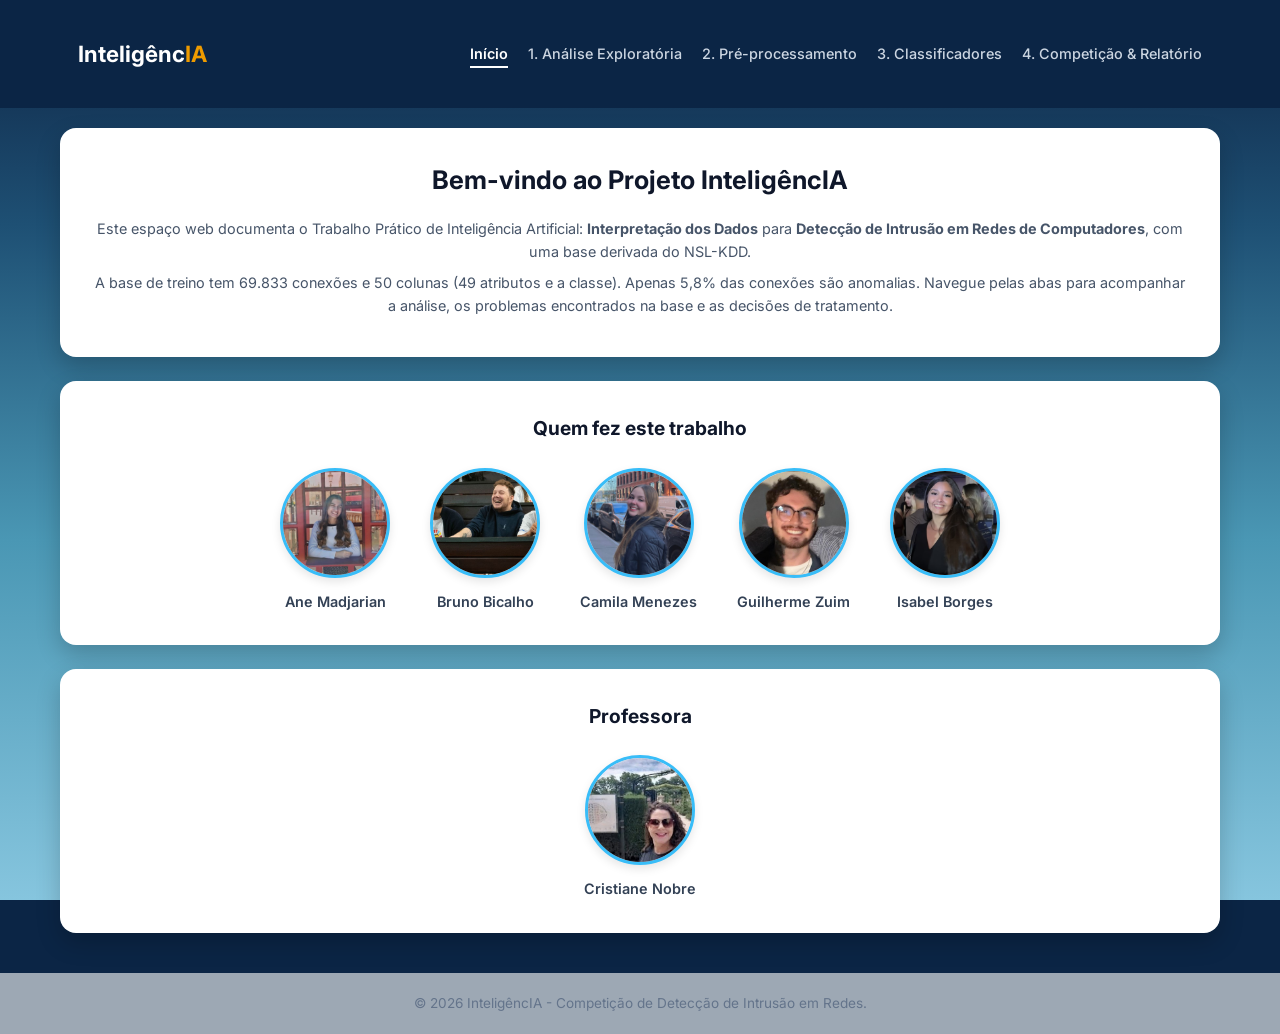
<file: index.html>
<!DOCTYPE html>
<html lang="pt-BR">
<head>
    <meta charset="UTF-8">
    <meta name="viewport" content="width=device-width, initial-scale=1.0">
    <title>InteligêncIA - Detecção de Intrusão em Redes</title>
    <link rel="stylesheet" href="style.css">
    <link href="https://fonts.googleapis.com/css2?family=Inter:wght@300;400;500;600;700&display=swap" rel="stylesheet">
    <style>
        body {
            font-family: 'Inter', sans-serif;
            background-color: #0b2545;
            color: #ffffff;
            margin: 0;
            padding: 0;
        }

        header {
            background-color: #0b2545;
            padding: 20px 40px;
        }

        .nav-container {
            display: flex;
            justify-content: space-between;
            align-items: center;
            max-width: 1200px;
            margin: 0 auto;
        }

        .logo {
            font-size: 1.4rem;
            font-weight: 700;
            color: #ffffff;
        }

        .logo span {
            color: #ee9b00;
        }

        nav ul {
            list-style: none;
            display: flex;
            gap: 20px;
            margin: 0;
            padding: 0;
        }

        nav ul li a {
            color: #cbd5e1;
            text-decoration: none;
            font-size: 0.9rem;
            font-weight: 500;
            padding-bottom: 4px;
            transition: color 0.2s ease;
        }

        nav ul li a:hover {
            color: #ffffff;
        }

        nav ul li a.active {
            color: #ffffff;
            border-bottom: 2px solid #ffffff;
            font-weight: 600;
        }

        main {
            max-width: 1200px;
            margin: 20px auto 40px;
            padding: 0 20px;
            display: flex;
            flex-direction: column;
            gap: 24px;
        }

        .card-box {
            background-color: #ffffff;
            color: #1e293b;
            border-radius: 16px;
            padding: 32px;
            box-shadow: 0 10px 25px rgba(0, 0, 0, 0.2);
            text-align: center;
        }

        .card-box h1 {
            font-size: 1.6rem;
            font-weight: 700;
            margin-top: 0;
            margin-bottom: 16px;
            color: #0f172a;
        }

        .card-box h2 {
            font-size: 1.2rem;
            font-weight: 700;
            margin-top: 0;
            margin-bottom: 24px;
            color: #0f172a;
        }

        .card-box p {
            font-size: 0.9rem;
            color: #475569;
            line-height: 1.6;
            margin: 8px 0;
        }

        /* Grade de Integrantes */
        .equipe-grade {
            display: flex;
            justify-content: center;
            align-items: center;
            gap: 40px;
            flex-wrap: wrap;
        }

        .pessoa {
            display: flex;
            flex-direction: column;
            align-items: center;
            margin: 0;
        }

        .foto {
            width: 110px;
            height: 110px;
            border-radius: 50%;
            overflow: hidden;
            margin-bottom: 12px;
            border: 3px solid #38bdf8;
            box-shadow: 0 4px 10px rgba(0,0,0,0.1);
        }

        .foto img {
            width: 100%;
            height: 100%;
            object-fit: cover;
        }

        figcaption {
            font-size: 0.9rem;
            font-weight: 600;
            color: #334155;
        }

        /* Botões de Acesso Rápido */
        .quick-nav {
            display: flex;
            justify-content: center;
            gap: 16px;
            margin-top: 24px;
        }

        .btn-link {
            display: inline-block;
            background-color: #2563eb;
            color: #ffffff;
            padding: 10px 20px;
            border-radius: 8px;
            text-decoration: none;
            font-weight: 600;
            font-size: 0.9rem;
            transition: background 0.2s ease;
        }

        .btn-link:hover {
            background-color: #1d4ed8;
        }

        .btn-link.secondary {
            background-color: #0ea5e9;
        }

        .btn-link.secondary:hover {
            background-color: #0284c7;
        }

        footer {
            text-align: center;
            padding: 20px;
            color: #64748b;
            font-size: 0.85rem;
        }
    </style>
</head>
<body>

    <header>
        <div class="nav-container">
            <div class="logo">
                Inteligênc<span>IA</span>
            </div>
            <nav>
                <ul>
                    <li><a href="index.html" class="active">Início</a></li>
                    <li><a href="etapa1.html">1. Análise Exploratória</a></li>
                    <li><a href="etapa2.html">2. Pré-processamento</a></li>
                    <li><a href="#">3. Classificadores</a></li>
                    <li><a href="#">4. Competição & Relatório</a></li>
                </ul>
            </nav>
        </div>
    </header>

    <main>
        <!-- Card 1: Boas-vindas -->
        <section class="card-box">
            <h1>Bem-vindo ao Projeto InteligêncIA</h1>
            <p>Este espaço web documenta o Trabalho Prático de Inteligência Artificial: <strong>Interpretação dos Dados</strong> para <strong>Detecção de Intrusão em Redes de Computadores</strong>, com uma base derivada do NSL-KDD.</p>
            <p>A base de treino tem 69.833 conexões e 50 colunas (49 atributos e a classe). Apenas 5,8% das conexões são anomalias. Navegue pelas abas para acompanhar a análise, os problemas encontrados na base e as decisões de tratamento.</p>
        
        </section>

        <!-- Card 2: Equipe -->
        <section class="card-box">
            <h2>Quem fez este trabalho</h2>
            <div class="equipe-grade">
                <figure class="pessoa">
                    <div class="foto"><img src="img/ane.jpeg" alt="Foto de Ane Madjarian"></div>
                    <figcaption>Ane Madjarian</figcaption>
                </figure>
                <figure class="pessoa">
                    <div class="foto"><img src="img/bruno.jpeg" alt="Foto de Bruno Bicalho"></div>
                    <figcaption>Bruno Bicalho</figcaption>
                </figure>
                <figure class="pessoa">
                    <div class="foto"><img src="img/camila.jpg" alt="Foto de Camila Menezes"></div>
                    <figcaption>Camila Menezes</figcaption>
                </figure>
                <figure class="pessoa">
                    <div class="foto"><img src="img/guilherme.jpeg" alt="Foto de Guilherme Zuim"></div>
                    <figcaption>Guilherme Zuim</figcaption>
                </figure>
                <figure class="pessoa">
                    <div class="foto"><img src="img/isabel.jpeg" alt="Foto de Isabel Borges"></div>
                    <figcaption>Isabel Borges</figcaption>
                </figure>
            </div>
        </section>

        <!-- Card 3: Professora -->
        <section class="card-box">
            <h2>Professora</h2>
            <div class="equipe-grade">
                <figure class="pessoa">
                    <div class="foto"><img src="img/cris.jpeg" alt="Foto da professora Cristiane Nobre"></div>
                    <figcaption>Cristiane Nobre</figcaption>
                </figure>
            </div>
        </section>
    </main>

    <footer>
        <p>&copy; 2026 InteligêncIA - Competição de Detecção de Intrusão em Redes.</p>
    </footer>

</body>
</html>
</file>
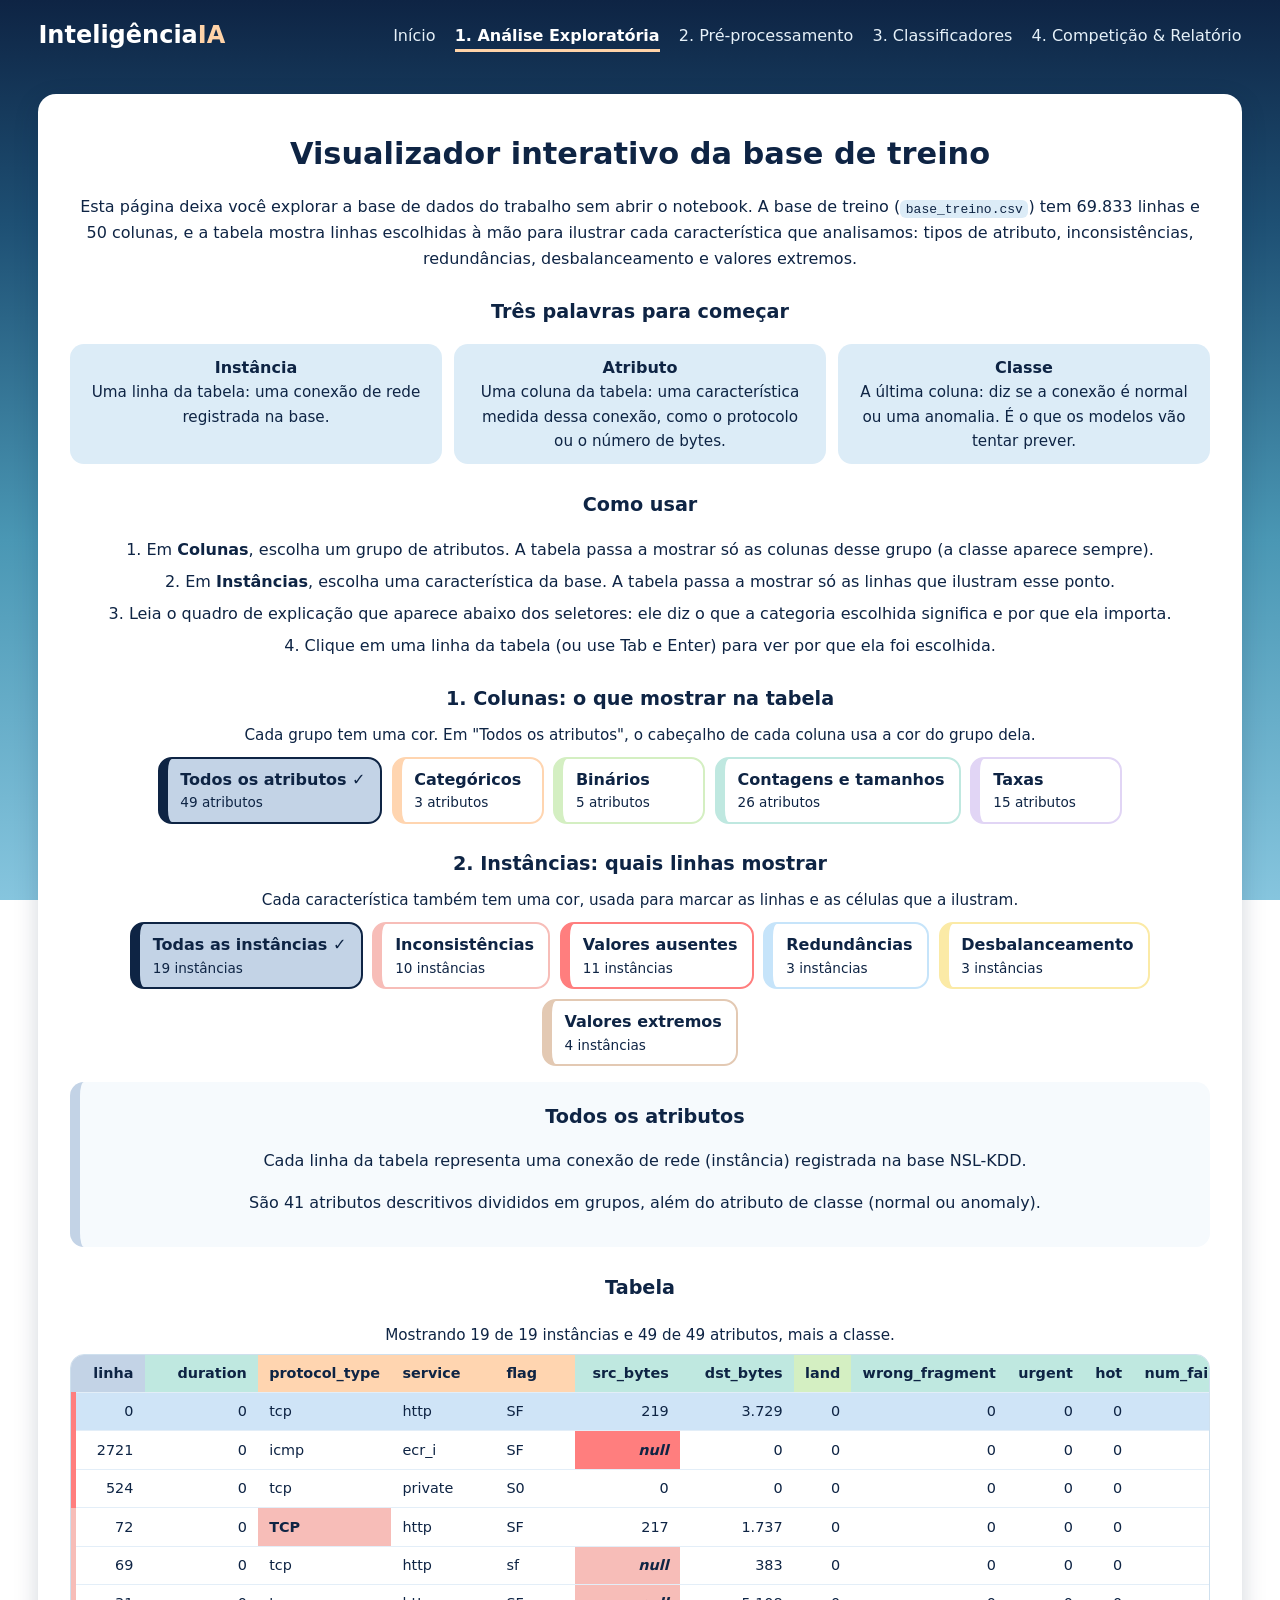
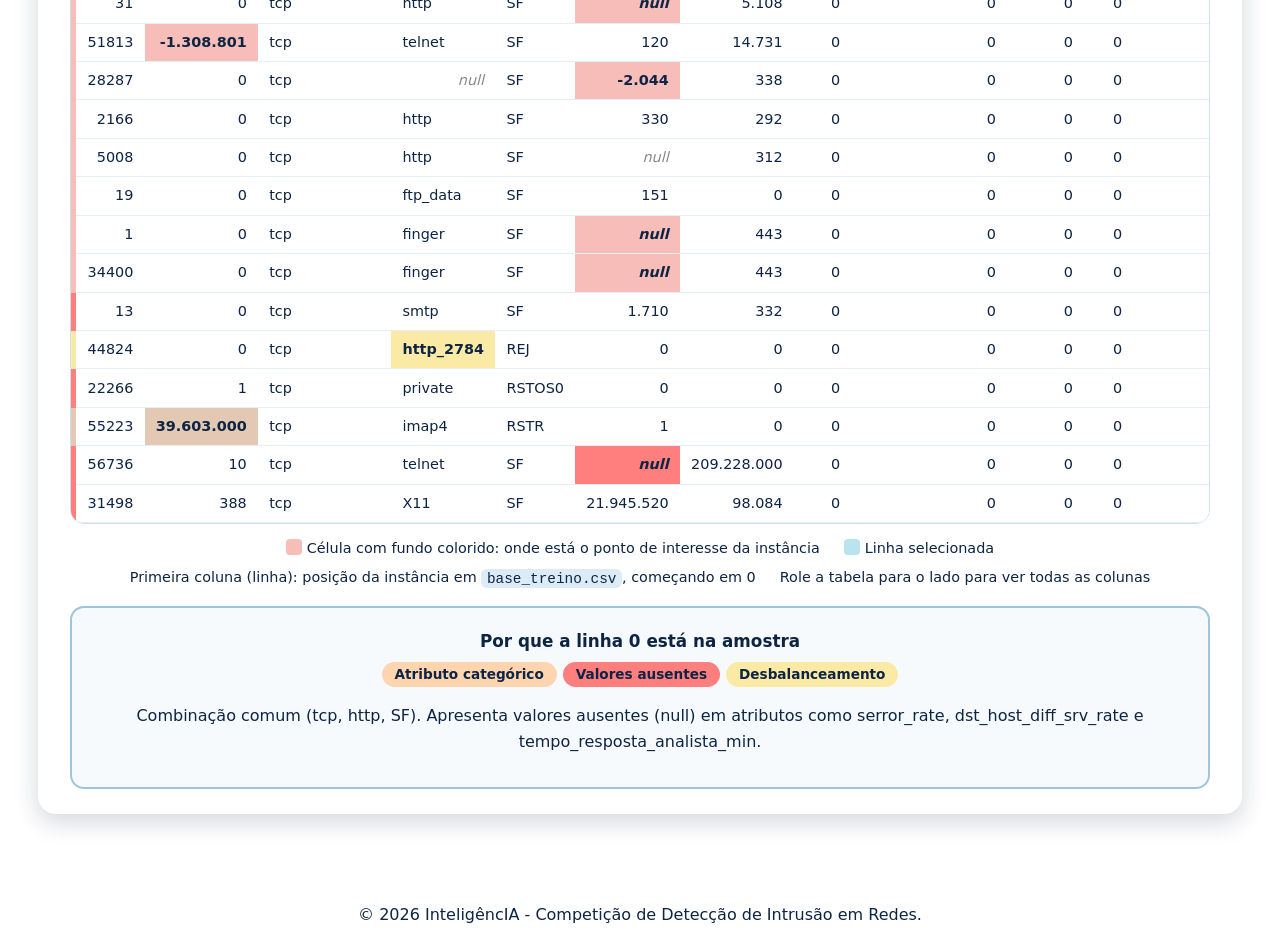
<file: etapa1.html>
<!DOCTYPE html>
<html lang="pt-BR">
<head>
    <meta charset="UTF-8">
    <meta name="viewport" content="width=device-width, initial-scale=1.0">
    <title>Etapa 1 - Visualizador da base | InteligêncIA</title>
    <link rel="stylesheet" href="style.css">
    <link rel="stylesheet" href="css/etapa1.css">
</head>
<body>

    <header>
        <div class="nav-container">
            <div class="logo">Inteligência<span>IA</span></div>
            <nav>
                <ul>
                    <li><a href="index.html#inicio">Início</a></li>
                    <li><a href="etapa1.html" class="active" aria-current="page">1. Análise Exploratória</a></li>
                    <li><a href="etapa2.html">2. Pré-processamento</a></li>
                    <li><a href="index.html#etapa3">3. Classificadores</a></li>
                    <li><a href="index.html#etapa4">4. Competição & Relatório</a></li>
                </ul>
            </nav>
        </div>
    </header>

    <main>
        <section class="card viz">
            <h1>Visualizador interativo da base de treino</h1>
            <p>Esta página deixa você explorar a base de dados do trabalho sem abrir o notebook. A base de treino (<code>base_treino.csv</code>) tem 69.833 linhas e 50 colunas, e a tabela mostra linhas escolhidas à mão para ilustrar cada característica que analisamos: tipos de atributo, inconsistências, redundâncias, desbalanceamento e valores extremos.</p>

            <h2>Três palavras para começar</h2>
            <dl class="viz-definicoes">
                <div><dt>Instância</dt><dd>Uma linha da tabela: uma conexão de rede registrada na base.</dd></div>
                <div><dt>Atributo</dt><dd>Uma coluna da tabela: uma característica medida dessa conexão, como o protocolo ou o número de bytes.</dd></div>
                <div><dt>Classe</dt><dd>A última coluna: diz se a conexão é normal ou uma anomalia. É o que os modelos vão tentar prever.</dd></div>
            </dl>

            <h2>Como usar</h2>
            <ol class="viz-passos">
                <li>Em <strong>Colunas</strong>, escolha um grupo de atributos. A tabela passa a mostrar só as colunas desse grupo (a classe aparece sempre).</li>
                <li>Em <strong>Instâncias</strong>, escolha uma característica da base. A tabela passa a mostrar só as linhas que ilustram esse ponto.</li>
                <li>Leia o quadro de explicação que aparece abaixo dos seletores: ele diz o que a categoria escolhida significa e por que ela importa.</li>
                <li>Clique em uma linha da tabela (ou use Tab e Enter) para ver por que ela foi escolhida.</li>
            </ol>

            <h2 id="titulo-seletor-colunas">1. Colunas: o que mostrar na tabela</h2>
            <p class="viz-ajuda">Cada grupo tem uma cor. Em "Todos os atributos", o cabeçalho de cada coluna usa a cor do grupo dela.</p>
            <div id="seletor-colunas" class="viz-grupo" role="radiogroup" aria-labelledby="titulo-seletor-colunas"></div>

            <h2 id="titulo-seletor-instancias">2. Instâncias: quais linhas mostrar</h2>
            <p class="viz-ajuda">Cada característica também tem uma cor, usada para marcar as linhas e as células que a ilustram.</p>
            <div id="seletor-instancias" class="viz-grupo" role="radiogroup" aria-labelledby="titulo-seletor-instancias"></div>

            <div id="viz-explicacao" class="viz-explicacao" aria-live="polite">
                <h2 id="viz-explicacao-titulo"></h2>
                <div id="viz-explicacao-texto"></div>
                <div id="viz-panorama" hidden></div>
            </div>

            <h2>Tabela</h2>
            <p id="viz-contagem" class="viz-contagem"></p>
            <div class="viz-tabela-rolavel" tabindex="0" role="region" aria-label="Tabela com as instâncias da amostra">
                <table id="viz-tabela"></table>
            </div>
            <ul class="viz-legenda">
                <li><span class="viz-amostra cor-inconsistencia"></span>Célula com fundo colorido: onde está o ponto de interesse da instância</li>
                <li><span class="viz-amostra" style="background:#b9e3ee"></span>Linha selecionada</li>
                <li>Primeira coluna (linha): posição da instância em <code>base_treino.csv</code>, começando em 0</li>
                <li>Role a tabela para o lado para ver todas as colunas</li>
            </ul>

            <div id="viz-motivo" class="viz-motivo" aria-live="polite"></div>
        </section>
    </main>

    <footer>
        <p>&copy; 2026 InteligêncIA - Competição de Detecção de Intrusão em Redes.</p>
    </footer>

    <script src="dados/amostra_instancias.js"></script>
    <script src="js/explicacoes.js"></script>
    <script src="js/etapa1.js"></script>
</body>
</html>
</file>
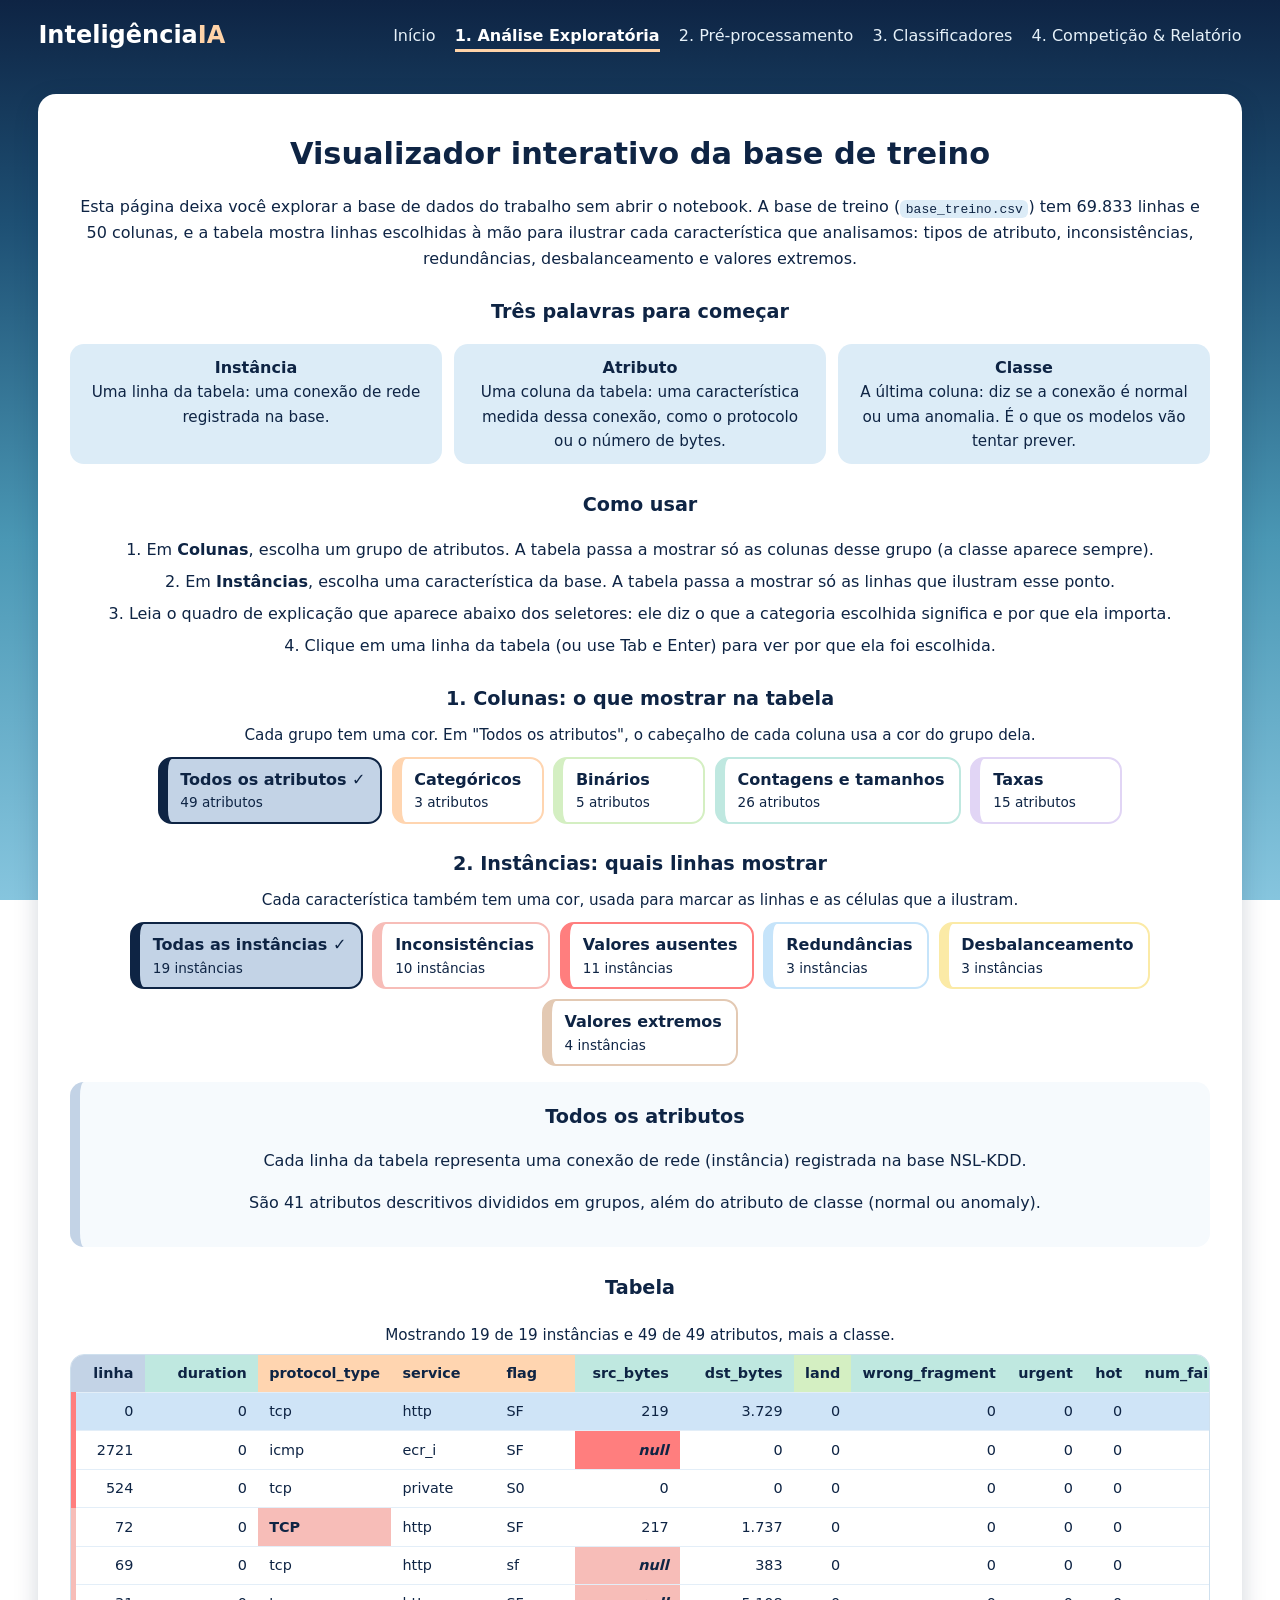
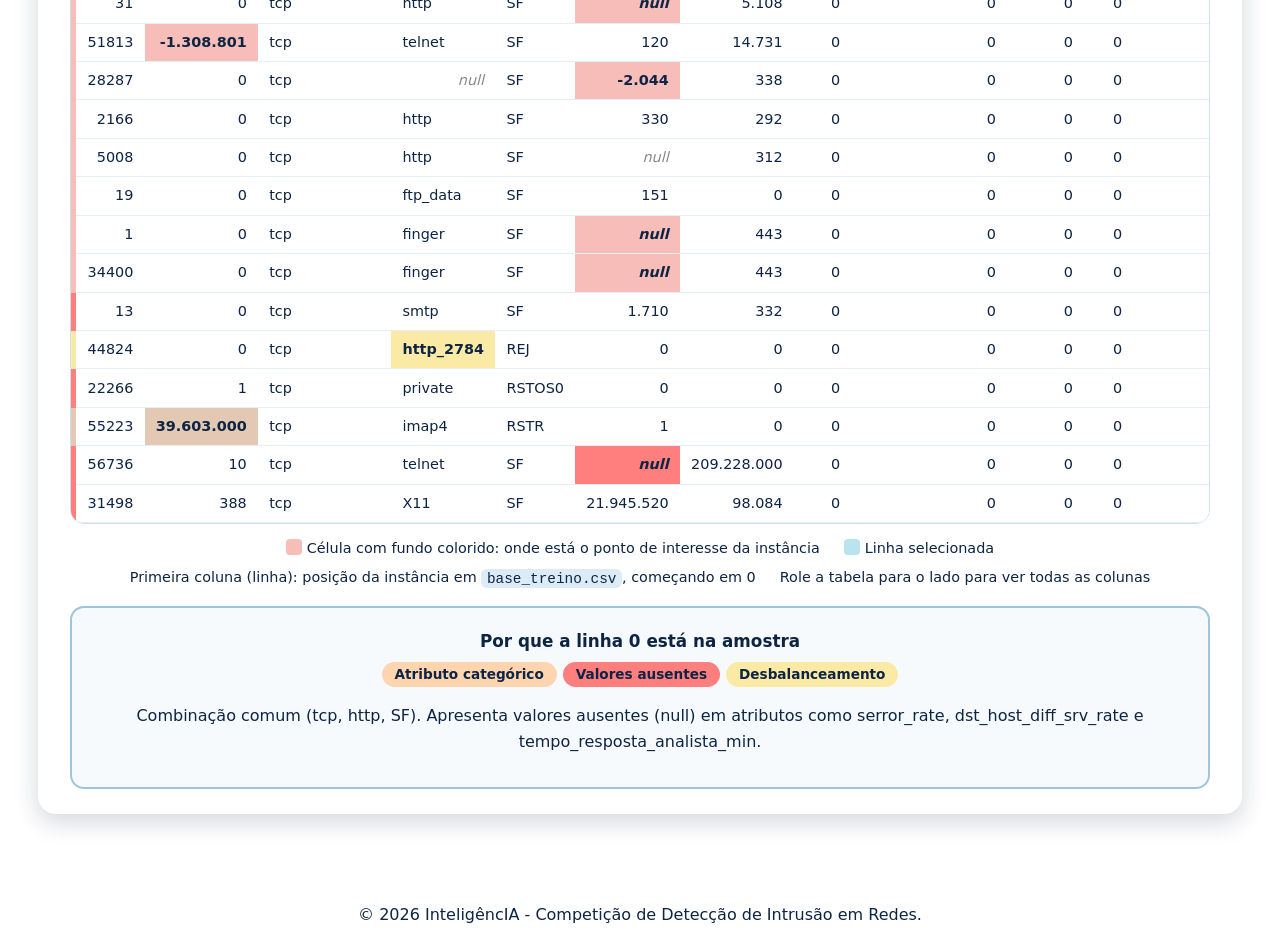
<file: codigo/etapa1.html>
<!DOCTYPE html>
<html lang="pt-BR">
<head>
    <meta charset="UTF-8">
    <meta name="viewport" content="width=device-width, initial-scale=1.0">
    <title>Etapa 1 - Visualizador da base | InteligêncIA</title>
    <link rel="stylesheet" href="style.css">
    <link rel="stylesheet" href="css/etapa1.css">
</head>
<body>

    <header>
        <div class="nav-container">
            <div class="logo">Inteligência<span>IA</span></div>
            <nav>
                <ul>
                    <li><a href="index.html#inicio">Início</a></li>
                    <li><a href="etapa1.html" class="active" aria-current="page">1. Análise Exploratória</a></li>
                    <li><a href="index.html#etapa2">2. Pré-processamento</a></li>
                    <li><a href="index.html#etapa3">3. Classificadores</a></li>
                    <li><a href="index.html#etapa4">4. Competição & Relatório</a></li>
                </ul>
            </nav>
        </div>
    </header>

    <main>
        <section class="card viz">
            <h1>Visualizador interativo da base de treino</h1>
            <p>Esta página deixa você explorar a base de dados do trabalho sem abrir o notebook. A base de treino (<code>base_treino.csv</code>) tem 69.833 linhas e 50 colunas, e a tabela mostra linhas escolhidas à mão para ilustrar cada característica que analisamos: tipos de atributo, inconsistências, redundâncias, desbalanceamento e valores extremos.</p>

            <h2>Três palavras para começar</h2>
            <dl class="viz-definicoes">
                <div><dt>Instância</dt><dd>Uma linha da tabela: uma conexão de rede registrada na base.</dd></div>
                <div><dt>Atributo</dt><dd>Uma coluna da tabela: uma característica medida dessa conexão, como o protocolo ou o número de bytes.</dd></div>
                <div><dt>Classe</dt><dd>A última coluna: diz se a conexão é normal ou uma anomalia. É o que os modelos vão tentar prever.</dd></div>
            </dl>

            <h2>Como usar</h2>
            <ol class="viz-passos">
                <li>Em <strong>Colunas</strong>, escolha um grupo de atributos. A tabela passa a mostrar só as colunas desse grupo (a classe aparece sempre).</li>
                <li>Em <strong>Instâncias</strong>, escolha uma característica da base. A tabela passa a mostrar só as linhas que ilustram esse ponto.</li>
                <li>Leia o quadro de explicação que aparece abaixo dos seletores: ele diz o que a categoria escolhida significa e por que ela importa.</li>
                <li>Clique em uma linha da tabela (ou use Tab e Enter) para ver por que ela foi escolhida.</li>
            </ol>

            <h2 id="titulo-seletor-colunas">1. Colunas: o que mostrar na tabela</h2>
            <p class="viz-ajuda">Cada grupo tem uma cor. Em "Todos os atributos", o cabeçalho de cada coluna usa a cor do grupo dela.</p>
            <div id="seletor-colunas" class="viz-grupo" role="radiogroup" aria-labelledby="titulo-seletor-colunas"></div>

            <h2 id="titulo-seletor-instancias">2. Instâncias: quais linhas mostrar</h2>
            <p class="viz-ajuda">Cada característica também tem uma cor, usada para marcar as linhas e as células que a ilustram.</p>
            <div id="seletor-instancias" class="viz-grupo" role="radiogroup" aria-labelledby="titulo-seletor-instancias"></div>

            <div id="viz-explicacao" class="viz-explicacao" aria-live="polite">
                <h2 id="viz-explicacao-titulo"></h2>
                <div id="viz-explicacao-texto"></div>
                <div id="viz-panorama" hidden></div>
            </div>

            <h2>Tabela</h2>
            <p id="viz-contagem" class="viz-contagem"></p>
            <div class="viz-tabela-rolavel" tabindex="0" role="region" aria-label="Tabela com as instâncias da amostra">
                <table id="viz-tabela"></table>
            </div>
            <ul class="viz-legenda">
                <li><span class="viz-amostra cor-inconsistencia"></span>Célula com fundo colorido: onde está o ponto de interesse da instância</li>
                <li><span class="viz-amostra" style="background:#b9e3ee"></span>Linha selecionada</li>
                <li>Primeira coluna (linha): posição da instância em <code>base_treino.csv</code>, começando em 0</li>
                <li>Role a tabela para o lado para ver todas as colunas</li>
            </ul>

            <div id="viz-motivo" class="viz-motivo" aria-live="polite"></div>
        </section>
    </main>

    <footer>
        <p>&copy; 2026 InteligêncIA - Competição de Detecção de Intrusão em Redes.</p>
    </footer>

    <script src="dados/amostra_instancias.js"></script>
    <script src="js/explicacoes.js"></script>
    <script src="js/etapa1.js"></script>
</body>
</html>
</file>
<file: style.css>
/* Estilo geral do site InteligêncIA: fundo em degradê azul, cartões brancos arredondados e detalhes em tons pastel */
:root {
    --marinho: #0e2444;
    --azul-medio: #3f87a6;
    --azul-claro: #86c5de;
    --azul-pastel: #dcecf7;
    --azul-link: #2a64a8;
    --superficie: #ffffff;
    --pessego: #ffd3a8;
    --verde-pastel: #d9f5e3;
    --verde-texto: #1f5a3a;
}
* { box-sizing: border-box; }
body {
    margin: 0; min-height: 100vh; display: flex; flex-direction: column;
    font-family: "Poppins", "DM Sans", system-ui, "Segoe UI", Roboto, sans-serif;
    line-height: 1.6; color: var(--marinho);
    background: #4a97b4;
    background: linear-gradient(180deg, #0e2444 0%, #1e5074 25%, #4a97b4 60%, #86c5de 100%) fixed;
}
main { flex: 1; width: 100%; }

header { background: transparent; }
.nav-container { max-width: 2000px; margin: 0 auto; padding: 1rem clamp(1rem, 3vw, 3rem); display: flex; flex-wrap: wrap; align-items: center; justify-content: space-between; gap: .6rem 2rem; }
.logo { font-size: 1.5rem; font-weight: 700; color: #fff; }
.logo span { color: var(--pessego); }
nav ul { display: flex; flex-wrap: wrap; gap: .3rem 1.2rem; margin: 0; padding: 0; list-style: none; }
nav a { color: #e6f1f9; text-decoration: none; padding: .3rem 0; border-bottom: 3px solid transparent; }
nav a:hover { color: var(--pessego); }
nav a.active { color: #fff; border-bottom-color: var(--pessego); font-weight: 600; }
a:focus-visible, button:focus-visible { outline: 3px solid var(--azul-link); outline-offset: 2px; }
header a:focus-visible { outline-color: var(--pessego); }

main { max-width: 2000px; margin: 0 auto; padding: 1.5rem clamp(1rem, 3vw, 3rem) 3rem; }
.tab-content { display: none; }
.tab-content.active { display: block; }
.card { background: var(--superficie); border-radius: 18px; padding: 1.6rem 2rem; margin-bottom: 1.5rem; box-shadow: 0 8px 24px rgba(10, 30, 60, .18); }
h1 { margin: .6rem 0 1rem; font-size: 1.9rem; text-align: center; }
h2 { font-size: 1.2rem; margin: 1.4rem 0 .5rem; text-align: center; }
p { max-width: none; text-align: center; }
main a { color: var(--azul-link); }
code { background: var(--azul-pastel); padding: .1rem .35rem; border-radius: 6px; }
.badge { display: inline-block; background: var(--verde-pastel); color: var(--verde-texto); padding: .15rem .9rem; border-radius: 999px; font-size: .9rem; font-weight: 600; }
.styled-list { padding: 0; list-style-position: inside; text-align: center; }
.styled-list li { margin-bottom: .4rem; }
.styled-list li::marker { color: var(--azul-medio); }

.equipe-grade { display: grid; grid-template-columns: repeat(auto-fit, minmax(150px, 1fr)); gap: 1.5rem; margin-top: 1rem; }
.pessoa { margin: 0; text-align: center; }
.foto { width: 130px; height: 130px; margin: 0 auto .6rem; border-radius: 50%; overflow: hidden; background: var(--azul-pastel); border: 4px solid #b9d7ec; display: grid; place-items: center; color: var(--azul-medio); font-size: .85rem; }
.foto img { width: 100%; height: 100%; object-fit: cover; }
.professora .foto { width: 160px; height: 160px; border-color: var(--pessego); }
.pessoa figcaption { font-weight: 600; }

footer { background: rgba(255, 255, 255, .6); color: var(--marinho); text-align: center; padding: 1rem; }
footer p { margin: 0 auto; }
</file>
<file: css/etapa1.css>
/* Visualizador da etapa 1. Usa as variáveis de cor definidas em style.css */

/* Cor de cada categoria (tons pastel): --cor é o fundo e --sobre é a cor do texto sobre ele */
.cor-todas { --cor: #c3d3e6; --sobre: var(--marinho); }
.cor-categoricos { --cor: #ffd5b0; --sobre: var(--marinho); }
.cor-binarios { --cor: #d4efc2; --sobre: var(--marinho); }
.cor-contagens { --cor: #bfe8e0; --sobre: var(--marinho); }
.cor-taxas { --cor: #e1d5f5; --sobre: var(--marinho); }
.cor-inconsistencia { --cor: #f7bdb8; --sobre: var(--marinho); }
.cor-redundancia { --cor: #c6e4fa; --sobre: var(--marinho); }
.cor-desbalanceamento { --cor: #fbeaa6; --sobre: var(--marinho); }
.cor-extremo { --cor: #e3c9b3; --sobre: var(--marinho); }

.viz h2 { margin-top: 1.6rem; }
.viz-passos { max-width: none; padding: 0; list-style-position: inside; text-align: center; }
.viz-passos li { margin-bottom: .4rem; }
.viz-definicoes { display: grid; grid-template-columns: repeat(auto-fit, minmax(220px, 1fr)); gap: .8rem; margin: 1rem 0; }
.viz-definicoes div { text-align: center; border-radius: 14px; padding: .7rem 1rem; background: var(--azul-pastel); }
.viz-definicoes dt { font-weight: 700; }
.viz-definicoes dd { margin: 0; font-size: .95rem; }

.viz-ajuda { margin: 0 0 .6rem; font-size: .95rem; }
.viz-grupo { display: flex; flex-wrap: wrap; justify-content: center; gap: .6rem; margin-bottom: 1rem; }
.viz-opcao { position: relative; cursor: pointer; }
.viz-opcao input { position: absolute; opacity: 0; inset: 0; cursor: pointer; }
.viz-opcao-corpo { display: flex; flex-direction: column; min-width: 9.5rem; padding: .5rem .9rem .5rem .8rem; background: #fff; border: 2px solid var(--cor); border-left-width: 10px; border-radius: 14px; }
.viz-opcao-nome { font-weight: 700; }
.viz-opcao-detalhe { font-size: .85rem; }
.viz-opcao:hover .viz-opcao-corpo { background: #eef5fb; }
.viz-opcao input:checked + .viz-opcao-corpo { background: var(--cor); color: var(--sobre); border-color: var(--marinho); }
.viz-opcao input:checked + .viz-opcao-corpo .viz-opcao-nome::after { content: " ✓"; }
.viz-opcao input:focus-visible + .viz-opcao-corpo { outline: 3px solid var(--azul-link); outline-offset: 2px; }

.viz-explicacao { border-left: 10px solid var(--cor); background: #f6fafd; border-radius: 14px; padding: .4rem 1.2rem 1rem; margin: 1rem 0; }
.viz-explicacao h2 { margin-top: .8rem; }
.viz-distribuicao h3 { font-size: .95rem; margin: 1rem 0 .3rem; }
.viz-linha-barra { display: grid; grid-template-columns: 9rem 1fr 4.5rem; gap: .5rem; align-items: center; font-size: .85rem; margin: .15rem 0; }
.viz-trilha { background: var(--azul-pastel); border-radius: 999px; height: .8rem; }
.viz-trilha span { display: block; height: 100%; background: #6aa9d1; border-radius: 999px; }
.viz-linha-barra b { text-align: right; font-weight: 400; }

.viz-contagem { margin: 1.2rem 0 .4rem; font-size: .95rem; }
.viz-tabela-rolavel { overflow-x: auto; background: #fff; border: 1px solid #cfe0ee; border-radius: 14px; }
.viz-tabela-rolavel:focus-visible { outline: 3px solid var(--azul-link); outline-offset: 2px; }
#viz-tabela { border-collapse: collapse; width: 100%; font-size: .9rem; font-variant-numeric: tabular-nums; }
#viz-tabela th, #viz-tabela td { padding: .45rem .7rem; text-align: right; white-space: nowrap; border-bottom: 1px solid #e3eef8; }
#viz-tabela th { background: var(--cor); color: var(--sobre); }
#viz-tabela th.viz-texto, #viz-tabela td.viz-texto { text-align: left; }
#viz-tabela tbody tr { cursor: pointer; }
#viz-tabela tbody tr:hover { background: #eef5fb; }
#viz-tabela tbody tr[aria-selected="true"] { background: #cfe4f7; }
#viz-tabela tbody tr:focus-visible { outline: 3px solid var(--azul-link); outline-offset: -3px; }
#viz-tabela td.viz-marca { border-left: 10px solid var(--cor); }
#viz-tabela td.viz-destaque { background: var(--cor); color: var(--sobre); font-weight: 700; }
.viz-anomalia { color: #b4372e; font-weight: 700; }
.viz-normal { color: #1f7a4f; font-weight: 700; }

.viz-legenda { display: flex; flex-wrap: wrap; justify-content: center; gap: .4rem 1.5rem; margin: .8rem 0; font-size: .9rem; list-style: none; padding: 0; }
.viz-amostra { display: inline-block; width: 1rem; height: 1rem; border-radius: 4px; vertical-align: -.15rem; margin-right: .3rem; background: var(--cor); }
.viz-motivo { margin-top: 1rem; padding: .4rem 1.2rem 1rem; background: #f6fafd; border: 2px solid #9ec5e0; border-radius: 14px; max-width: none; text-align: center; }
.viz-motivo h3 { font-size: 1.05rem; margin: .8rem 0 .5rem; }
.viz-etiquetas { display: flex; flex-wrap: wrap; justify-content: center; gap: .4rem; margin: 0 0 .5rem; padding: 0; list-style: none; }
.viz-etiquetas li { padding: .1rem .8rem; border-radius: 999px; font-size: .85rem; font-weight: 600; background: var(--cor); color: var(--sobre); }

/* Estilização discreta para valores ausentes/nulos na tabela */
.viz-nulo {
    color: #888888;
    font-style: italic;
    font-weight: 500;
}

.cor-ausentes {
    --cor: #ff7e7e;
    --sobre: #0e2444;
}

.cor-ausentes .viz-opcao-nome,
li.cor-ausentes {
    color: #0e2444;
}

.viz-explicacao.cor-ausentes {
    border-left: 5px solid #e67e22;
    background-color: #fffdf0;
}
</file>
<file: codigo/style.css>
/* Estilo geral do site InteligêncIA: fundo em degradê azul, cartões brancos arredondados e detalhes em tons pastel */
:root {
    --marinho: #0e2444;
    --azul-medio: #3f87a6;
    --azul-claro: #86c5de;
    --azul-pastel: #dcecf7;
    --azul-link: #2a64a8;
    --superficie: #ffffff;
    --pessego: #ffd3a8;
    --verde-pastel: #d9f5e3;
    --verde-texto: #1f5a3a;
}
* { box-sizing: border-box; }
body {
    margin: 0; min-height: 100vh; display: flex; flex-direction: column;
    font-family: "Poppins", "DM Sans", system-ui, "Segoe UI", Roboto, sans-serif;
    line-height: 1.6; color: var(--marinho);
    background: #4a97b4;
    background: linear-gradient(180deg, #0e2444 0%, #1e5074 25%, #4a97b4 60%, #86c5de 100%) fixed;
}
main { flex: 1; width: 100%; }

header { background: transparent; }
.nav-container { max-width: 2000px; margin: 0 auto; padding: 1rem clamp(1rem, 3vw, 3rem); display: flex; flex-wrap: wrap; align-items: center; justify-content: space-between; gap: .6rem 2rem; }
.logo { font-size: 1.5rem; font-weight: 700; color: #fff; }
.logo span { color: var(--pessego); }
nav ul { display: flex; flex-wrap: wrap; gap: .3rem 1.2rem; margin: 0; padding: 0; list-style: none; }
nav a { color: #e6f1f9; text-decoration: none; padding: .3rem 0; border-bottom: 3px solid transparent; }
nav a:hover { color: var(--pessego); }
nav a.active { color: #fff; border-bottom-color: var(--pessego); font-weight: 600; }
a:focus-visible, button:focus-visible { outline: 3px solid var(--azul-link); outline-offset: 2px; }
header a:focus-visible { outline-color: var(--pessego); }

main { max-width: 2000px; margin: 0 auto; padding: 1.5rem clamp(1rem, 3vw, 3rem) 3rem; }
.tab-content { display: none; }
.tab-content.active { display: block; }
.card { background: var(--superficie); border-radius: 18px; padding: 1.6rem 2rem; margin-bottom: 1.5rem; box-shadow: 0 8px 24px rgba(10, 30, 60, .18); }
h1 { margin: .6rem 0 1rem; font-size: 1.9rem; text-align: center; }
h2 { font-size: 1.2rem; margin: 1.4rem 0 .5rem; text-align: center; }
p { max-width: none; text-align: center; }
main a { color: var(--azul-link); }
code { background: var(--azul-pastel); padding: .1rem .35rem; border-radius: 6px; }
.badge { display: inline-block; background: var(--verde-pastel); color: var(--verde-texto); padding: .15rem .9rem; border-radius: 999px; font-size: .9rem; font-weight: 600; }
.styled-list { padding: 0; list-style-position: inside; text-align: center; }
.styled-list li { margin-bottom: .4rem; }
.styled-list li::marker { color: var(--azul-medio); }

.equipe-grade { display: grid; grid-template-columns: repeat(auto-fit, minmax(150px, 1fr)); gap: 1.5rem; margin-top: 1rem; }
.pessoa { margin: 0; text-align: center; }
.foto { width: 130px; height: 130px; margin: 0 auto .6rem; border-radius: 50%; overflow: hidden; background: var(--azul-pastel); border: 4px solid #b9d7ec; display: grid; place-items: center; color: var(--azul-medio); font-size: .85rem; }
.foto img { width: 100%; height: 100%; object-fit: cover; }
.professora .foto { width: 160px; height: 160px; border-color: var(--pessego); }
.pessoa figcaption { font-weight: 600; }

footer { background: rgba(255, 255, 255, .6); color: var(--marinho); text-align: center; padding: 1rem; }
footer p { margin: 0 auto; }
</file>
<file: codigo/css/etapa1.css>
/* Visualizador da etapa 1. Usa as variáveis de cor definidas em style.css */

/* Cor de cada categoria (tons pastel): --cor é o fundo e --sobre é a cor do texto sobre ele */
.cor-todas { --cor: #c3d3e6; --sobre: var(--marinho); }
.cor-categoricos { --cor: #ffd5b0; --sobre: var(--marinho); }
.cor-binarios { --cor: #d4efc2; --sobre: var(--marinho); }
.cor-contagens { --cor: #bfe8e0; --sobre: var(--marinho); }
.cor-taxas { --cor: #e1d5f5; --sobre: var(--marinho); }
.cor-inconsistencia { --cor: #f7bdb8; --sobre: var(--marinho); }
.cor-redundancia { --cor: #c6e4fa; --sobre: var(--marinho); }
.cor-desbalanceamento { --cor: #fbeaa6; --sobre: var(--marinho); }
.cor-extremo { --cor: #e3c9b3; --sobre: var(--marinho); }

.viz h2 { margin-top: 1.6rem; }
.viz-passos { max-width: none; padding: 0; list-style-position: inside; text-align: center; }
.viz-passos li { margin-bottom: .4rem; }
.viz-definicoes { display: grid; grid-template-columns: repeat(auto-fit, minmax(220px, 1fr)); gap: .8rem; margin: 1rem 0; }
.viz-definicoes div { text-align: center; border-radius: 14px; padding: .7rem 1rem; background: var(--azul-pastel); }
.viz-definicoes dt { font-weight: 700; }
.viz-definicoes dd { margin: 0; font-size: .95rem; }

.viz-ajuda { margin: 0 0 .6rem; font-size: .95rem; }
.viz-grupo { display: flex; flex-wrap: wrap; justify-content: center; gap: .6rem; margin-bottom: 1rem; }
.viz-opcao { position: relative; cursor: pointer; }
.viz-opcao input { position: absolute; opacity: 0; inset: 0; cursor: pointer; }
.viz-opcao-corpo { display: flex; flex-direction: column; min-width: 9.5rem; padding: .5rem .9rem .5rem .8rem; background: #fff; border: 2px solid var(--cor); border-left-width: 10px; border-radius: 14px; }
.viz-opcao-nome { font-weight: 700; }
.viz-opcao-detalhe { font-size: .85rem; }
.viz-opcao:hover .viz-opcao-corpo { background: #eef5fb; }
.viz-opcao input:checked + .viz-opcao-corpo { background: var(--cor); color: var(--sobre); border-color: var(--marinho); }
.viz-opcao input:checked + .viz-opcao-corpo .viz-opcao-nome::after { content: " ✓"; }
.viz-opcao input:focus-visible + .viz-opcao-corpo { outline: 3px solid var(--azul-link); outline-offset: 2px; }

.viz-explicacao { border-left: 10px solid var(--cor); background: #f6fafd; border-radius: 14px; padding: .4rem 1.2rem 1rem; margin: 1rem 0; }
.viz-explicacao h2 { margin-top: .8rem; }
.viz-distribuicao h3 { font-size: .95rem; margin: 1rem 0 .3rem; }
.viz-linha-barra { display: grid; grid-template-columns: 9rem 1fr 4.5rem; gap: .5rem; align-items: center; font-size: .85rem; margin: .15rem 0; }
.viz-trilha { background: var(--azul-pastel); border-radius: 999px; height: .8rem; }
.viz-trilha span { display: block; height: 100%; background: #6aa9d1; border-radius: 999px; }
.viz-linha-barra b { text-align: right; font-weight: 400; }

.viz-contagem { margin: 1.2rem 0 .4rem; font-size: .95rem; }
.viz-tabela-rolavel { overflow-x: auto; background: #fff; border: 1px solid #cfe0ee; border-radius: 14px; }
.viz-tabela-rolavel:focus-visible { outline: 3px solid var(--azul-link); outline-offset: 2px; }
#viz-tabela { border-collapse: collapse; width: 100%; font-size: .9rem; font-variant-numeric: tabular-nums; }
#viz-tabela th, #viz-tabela td { padding: .45rem .7rem; text-align: right; white-space: nowrap; border-bottom: 1px solid #e3eef8; }
#viz-tabela th { background: var(--cor); color: var(--sobre); }
#viz-tabela th.viz-texto, #viz-tabela td.viz-texto { text-align: left; }
#viz-tabela tbody tr { cursor: pointer; }
#viz-tabela tbody tr:hover { background: #eef5fb; }
#viz-tabela tbody tr[aria-selected="true"] { background: #cfe4f7; }
#viz-tabela tbody tr:focus-visible { outline: 3px solid var(--azul-link); outline-offset: -3px; }
#viz-tabela td.viz-marca { border-left: 10px solid var(--cor); }
#viz-tabela td.viz-destaque { background: var(--cor); color: var(--sobre); font-weight: 700; }
.viz-anomalia { color: #b4372e; font-weight: 700; }
.viz-normal { color: #1f7a4f; font-weight: 700; }

.viz-legenda { display: flex; flex-wrap: wrap; justify-content: center; gap: .4rem 1.5rem; margin: .8rem 0; font-size: .9rem; list-style: none; padding: 0; }
.viz-amostra { display: inline-block; width: 1rem; height: 1rem; border-radius: 4px; vertical-align: -.15rem; margin-right: .3rem; background: var(--cor); }
.viz-motivo { margin-top: 1rem; padding: .4rem 1.2rem 1rem; background: #f6fafd; border: 2px solid #9ec5e0; border-radius: 14px; max-width: none; text-align: center; }
.viz-motivo h3 { font-size: 1.05rem; margin: .8rem 0 .5rem; }
.viz-etiquetas { display: flex; flex-wrap: wrap; justify-content: center; gap: .4rem; margin: 0 0 .5rem; padding: 0; list-style: none; }
.viz-etiquetas li { padding: .1rem .8rem; border-radius: 999px; font-size: .85rem; font-weight: 600; background: var(--cor); color: var(--sobre); }

/* Estilização discreta para valores ausentes/nulos na tabela */
.viz-nulo {
    color: #888888;
    font-style: italic;
    font-weight: 500;
}

.cor-ausentes {
    --cor: #ff7e7e;
    --sobre: #0e2444;
}

.cor-ausentes .viz-opcao-nome,
li.cor-ausentes {
    color: #0e2444;
}

.viz-explicacao.cor-ausentes {
    border-left: 5px solid #e67e22;
    background-color: #fffdf0;
}
</file>
